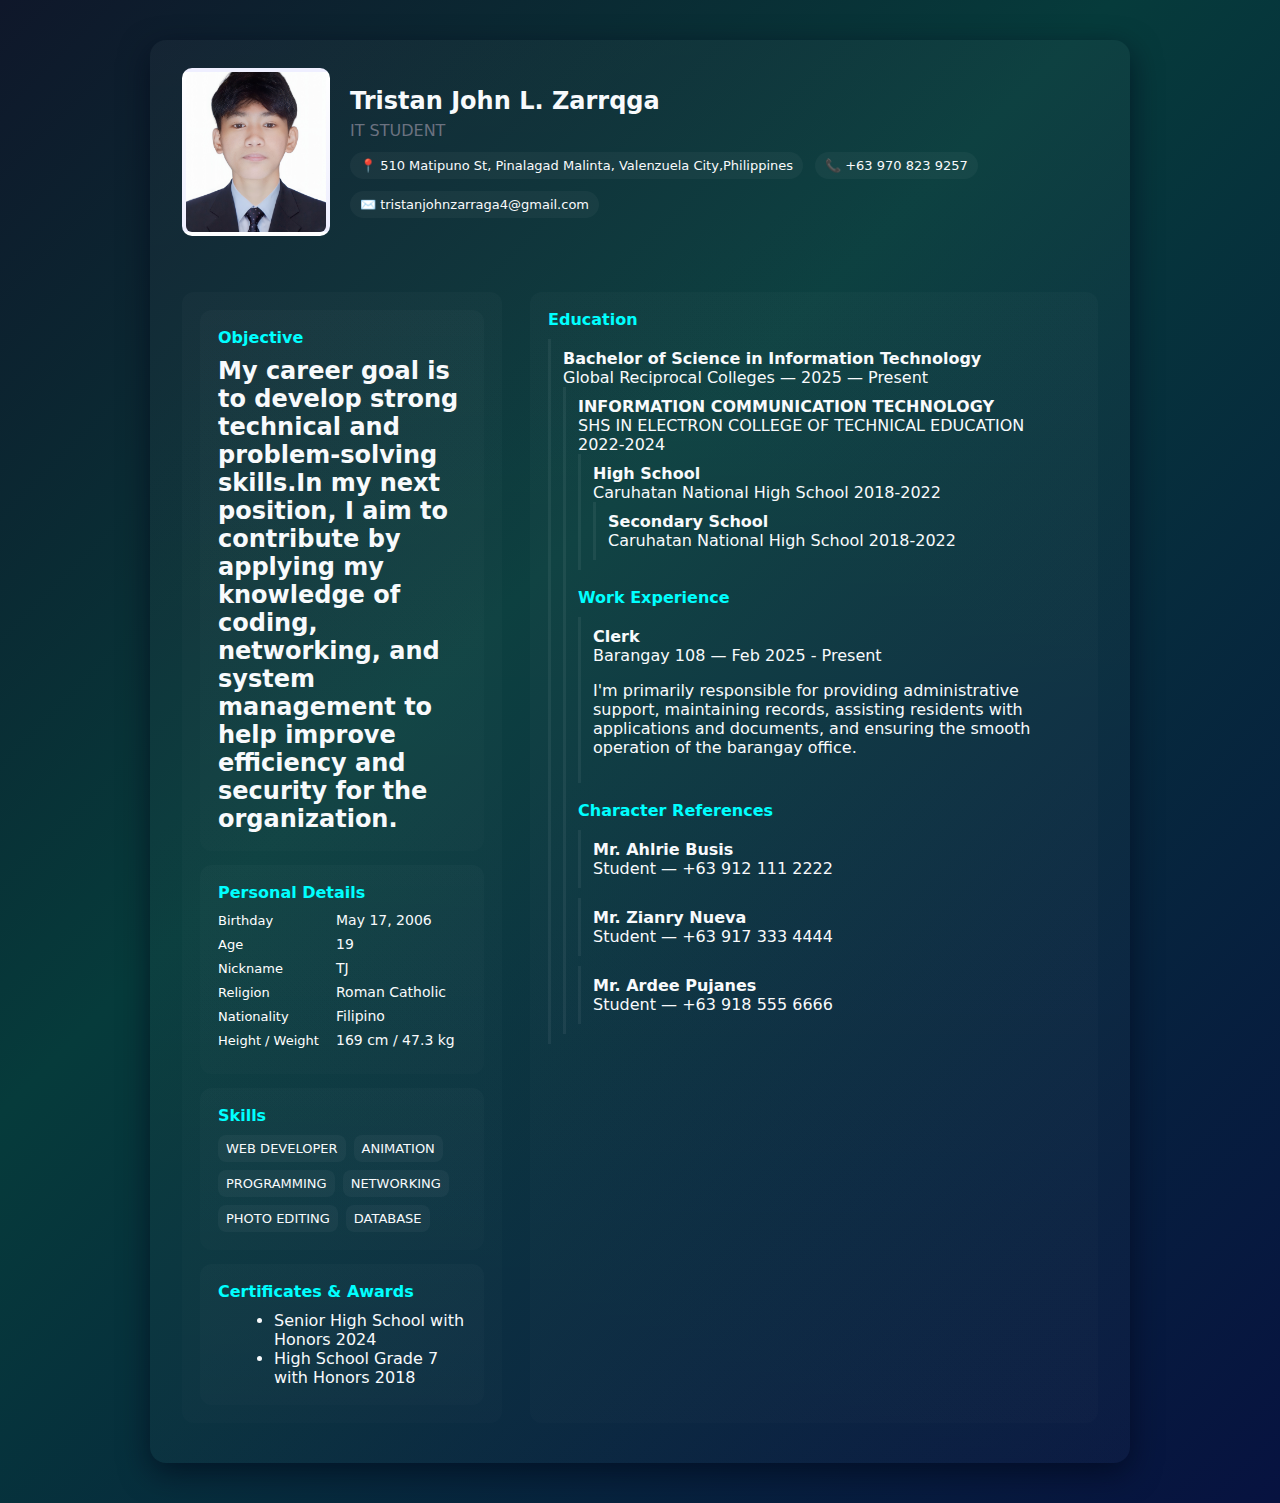
<file: index.html>
<!Doctype html>
<html lang="en">
<head>
  <meta charset="utf-8" />
  <meta name="viewport" content="width=device-width, initial-scale=1" />
  <title>Resume</title>
  <link rel="stylesheet" href="style.css">
</head>
<body>
  <div class="wrap">
    <header>
      <div class="id-photo">
        <img src="resume.jpg">
      </div>
      <div class="hero">
        <h1>Tristan John L. Zarrqga</h1>
        <div class="sub">IT STUDENT</div>
        <div class="contact">
          <div class="chip">📍 510 Matipuno St, Pinalagad Malinta, Valenzuela City,Philippines</div>
          <div class="chip">📞 +63 970 823 9257</div>
          <div class="chip">✉️ tristanjohnzarraga4@gmail.com</div>
        </div>
      </div>
    </header>

    <main>
      <aside>
        <section>
          <h2>Objective</h2>
          <h1>My career goal is to develop strong technical and problem-solving skills.In my next position, I aim to contribute by applying my knowledge of coding, networking, and system management to help improve efficiency and security for the organization.</h2>
        </section>

        <section style="margin-top:14px">
          <h2>Personal Details</h2>
          <div class="info-row"><div class="label">Birthday</div><div class="value">May 17, 2006</div></div>
          <div class="info-row"><div class="label">Age</div><div class="value">19</div></div>
          <div class="info-row"><div class="label">Nickname</div><div class="value">TJ</div></div>
          <div class="info-row"><div class="label">Religion</div><div class="value">Roman Catholic</div></div>
          <div class="info-row"><div class="label">Nationality</div><div class="value">Filipino</div></div>
          <div class="info-row"><div class="label">Height / Weight</div><div class="value">169 cm / 47.3 kg</div></div>
        </section>

        <section style="margin-top:14px">
          <h2>Skills</h2>
          <div class="skills">
            <div class="skill">WEB DEVELOPER</div>
            <div class="skill">ANIMATION</div>
            <div class="skill">PROGRAMMING</div>
            <div class="skill">NETWORKING</div>
            <div class="skill">PHOTO EDITING</div>
            <div class="skill">DATABASE</div>
          </div>
        </section>

        <section style="margin-top:14px">
          <h2>Certificates & Awards</h2>
          <ul>
            <li>Senior High School with Honors 2024</li>
            <li>High School Grade 7 with Honors 2018</li>
          </ul>
        </section>
      </aside>

      <section>
        <h2>Education</h2>
        <div class="card-list">
          <div class="job">
            <strong>Bachelor of Science in Information Technology</strong>
            <div class>Global Reciprocal Colleges — 2025 — Present
          </div>
          
          <div class="job">
            <strong>INFORMATION COMMUNICATION TECHNOLOGY</strong>
            <div>SHS IN ELECTRON COLLEGE OF TECHNICAL EDUCATION 2022-2024</div>

          <div class="job">
            <strong>High School </strong>
            <div> Caruhatan National High School 2018-2022</div>
            
          <div class="job">
            <strong>Secondary School</strong>
            <div> Caruhatan National High School 2018-2022</div> 
            
          </div>
        </div>

        <h2 style="margin-top:18px">Work Experience</h2>
        <div class="card-list">
          <div class="job">
            <strong>Clerk</strong>
            <div>Barangay 108 — Feb 2025 - Present</div>
            <p>I'm primarily responsible for providing administrative support, maintaining records, assisting residents with applications and documents, and ensuring the smooth operation of the barangay office.</p>
          </div>
        </div>

        <h2 style="margin-top:18px">Character References</h2>
        <div style="display:flex;flex-direction:column;gap:10px;margin-top:8px">
          <div class="job"><strong>Mr. Ahlrie Busis</strong><div>Student — +63 912 111 2222</div></div>
          <div class="job"><strong>Mr. Zianry Nueva</strong><div>Student — +63 917 333 4444</div></div>
          <div class="job"><strong>Mr. Ardee Pujanes</strong><div>Student — +63 918 555 6666</div></div>
        </div>


      </section>
    </main>
  </div>
</body>
</html>
</file>
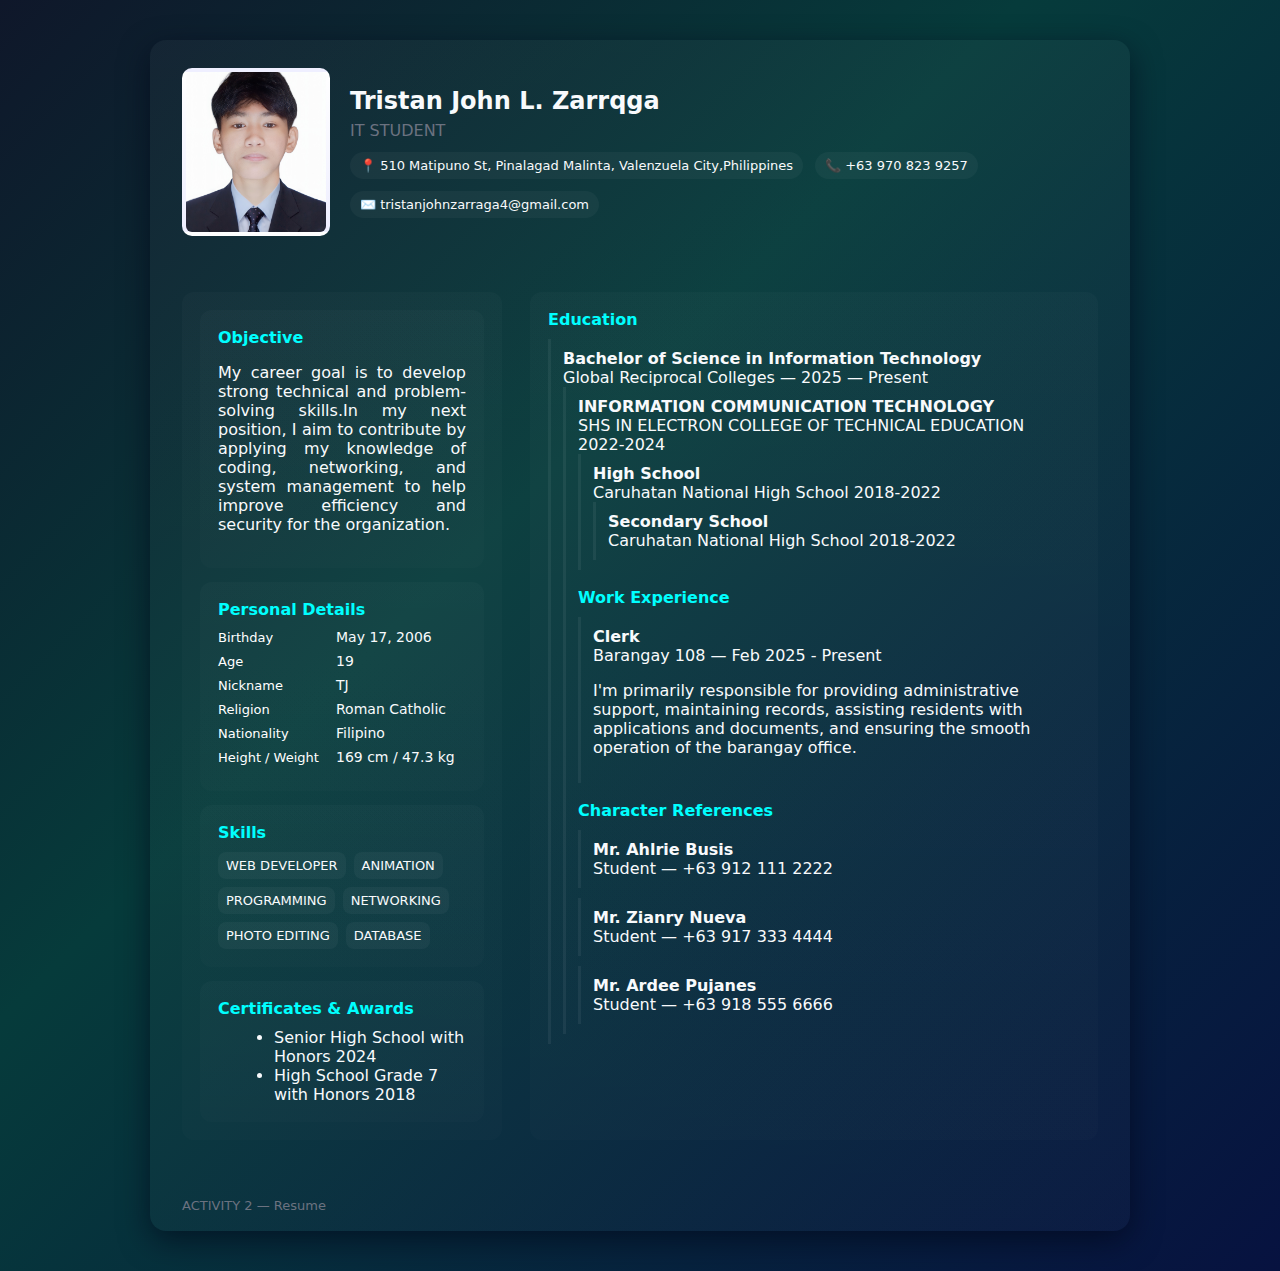
<file: index (3).html>
<!Doctype html>
<html lang="en">
<head>
  <meta charset="utf-8" />
  <meta name="viewport" content="width=device-width, initial-scale=1" />
  <title>Resume</title>
  <link rel="stylesheet" href="style.css">
</head>
<body>
  <div class="wrap">
    <header>
      <div class="id-photo">
        <img src="resume.jpg">
      </div>
      <div class="hero">
        <h1>Tristan John L. Zarrqga</h1>
        <div class="sub">IT STUDENT</div>
        <div class="contact">
          <div class="chip">📍 510 Matipuno St, Pinalagad Malinta, Valenzuela City,Philippines</div>
          <div class="chip">📞 +63 970 823 9257</div>
          <div class="chip">✉️ tristanjohnzarraga4@gmail.com</div>
        </div>
      </div>
    </header>

    <main>
      <aside>
        <section>
          <h2>Objective</h2>
          <p style="text-align: justify;">My career goal is to develop strong technical and problem-solving skills.In my next position, I aim to contribute by applying my knowledge of coding, networking, and system management to help improve efficiency and security for the organization.</p>
        </section>

        <section style="margin-top:14px">
          <h2>Personal Details</h2>
          <div class="info-row"><div class="label">Birthday</div><div class="value">May 17, 2006</div></div>
          <div class="info-row"><div class="label">Age</div><div class="value">19</div></div>
          <div class="info-row"><div class="label">Nickname</div><div class="value">TJ</div></div>
          <div class="info-row"><div class="label">Religion</div><div class="value">Roman Catholic</div></div>
          <div class="info-row"><div class="label">Nationality</div><div class="value">Filipino</div></div>
          <div class="info-row"><div class="label">Height / Weight</div><div class="value">169 cm / 47.3 kg</div></div>
        </section>

        <section style="margin-top:14px">
          <h2>Skills</h2>
          <div class="skills">
            <div class="skill">WEB DEVELOPER</div>
            <div class="skill">ANIMATION</div>
            <div class="skill">PROGRAMMING</div>
            <div class="skill">NETWORKING</div>
            <div class="skill">PHOTO EDITING</div>
            <div class="skill">DATABASE</div>
          </div>
        </section>

        <section style="margin-top:14px">
          <h2>Certificates & Awards</h2>
          <ul>
            <li>Senior High School with Honors 2024</li>
            <li>High School Grade 7 with Honors 2018</li>
          </ul>
        </section>
      </aside>

      <section>
        <h2>Education</h2>
        <div class="card-list">
          <div class="job">
            <strong>Bachelor of Science in Information Technology</strong>
            <div class>Global Reciprocal Colleges — 2025 — Present
          </div>
          
          <div class="job">
            <strong>INFORMATION COMMUNICATION TECHNOLOGY</strong>
            <div>SHS IN ELECTRON COLLEGE OF TECHNICAL EDUCATION 2022-2024</div>

          <div class="job">
            <strong>High School </strong>
            <div> Caruhatan National High School 2018-2022</div>
            
          <div class="job">
            <strong>Secondary School</strong>
            <div> Caruhatan National High School 2018-2022</div> 
            
          </div>
        </div>

        <h2 style="margin-top:18px">Work Experience</h2>
        <div class="card-list">
          <div class="job">
            <strong>Clerk</strong>
            <div>Barangay 108 — Feb 2025 - Present</div>
            <p>I'm primarily responsible for providing administrative support, maintaining records, assisting residents with applications and documents, and ensuring the smooth operation of the barangay office.</p>
          </div>
        </div>

        <h2 style="margin-top:18px">Character References</h2>
        <div style="display:flex;flex-direction:column;gap:10px;margin-top:8px">
          <div class="job"><strong>Mr. Ahlrie Busis</strong><div>Student — +63 912 111 2222</div></div>
          <div class="job"><strong>Mr. Zianry Nueva</strong><div>Student — +63 917 333 4444</div></div>
          <div class="job"><strong>Mr. Ardee Pujanes</strong><div>Student — +63 918 555 6666</div></div>
        </div>


      </section>
    </main>

    <footer>
      <div>ACTIVITY 2 — Resume</div>
      
    </footer>
  </div>
</body>
</html>
</file>
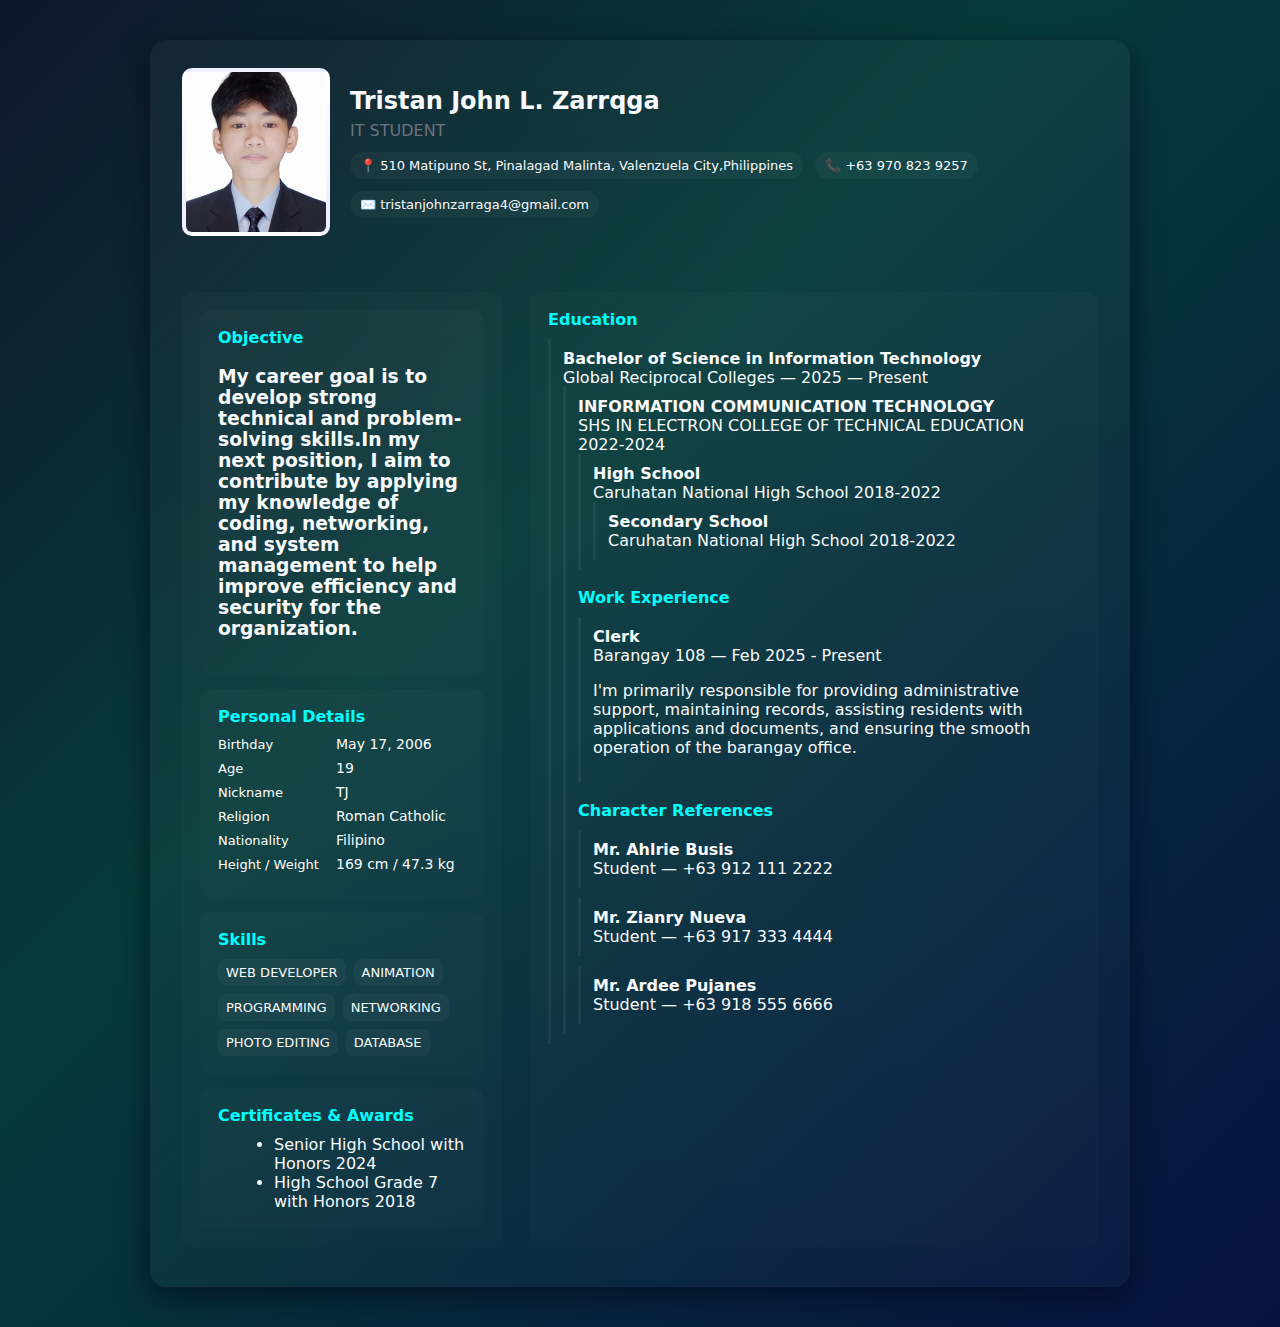
<file: index (4).html>
<!Doctype html>
<html lang="en">
<head>
  <meta charset="utf-8" />
  <meta name="viewport" content="width=device-width, initial-scale=1" />
  <title>Resume</title>
  <link rel="stylesheet" href="style.css">
</head>
<body>
  <div class="wrap">
    <header>
      <div class="id-photo">
        <img src="resume.jpg">
      </div>
      <div class="hero">
        <h1>Tristan John L. Zarrqga</h1>
        <div class="sub">IT STUDENT</div>
        <div class="contact">
          <div class="chip">📍 510 Matipuno St, Pinalagad Malinta, Valenzuela City,Philippines</div>
          <div class="chip">📞 +63 970 823 9257</div>
          <div class="chip">✉️ tristanjohnzarraga4@gmail.com</div>
        </div>
      </div>
    </header>

    <main>
      <aside>
        <section>
          <h2>Objective</h2>
          <h3>My career goal is to develop strong technical and problem-solving skills.In my next position, I aim to contribute by applying my knowledge of coding, networking, and system management to help improve efficiency and security for the organization.</h3>
        </section>

        <section style="margin-top:14px">
          <h2>Personal Details</h2>
          <div class="info-row"><div class="label">Birthday</div><div class="value">May 17, 2006</div></div>
          <div class="info-row"><div class="label">Age</div><div class="value">19</div></div>
          <div class="info-row"><div class="label">Nickname</div><div class="value">TJ</div></div>
          <div class="info-row"><div class="label">Religion</div><div class="value">Roman Catholic</div></div>
          <div class="info-row"><div class="label">Nationality</div><div class="value">Filipino</div></div>
          <div class="info-row"><div class="label">Height / Weight</div><div class="value">169 cm / 47.3 kg</div></div>
        </section>

        <section style="margin-top:14px">
          <h2>Skills</h2>
          <div class="skills">
            <div class="skill">WEB DEVELOPER</div>
            <div class="skill">ANIMATION</div>
            <div class="skill">PROGRAMMING</div>
            <div class="skill">NETWORKING</div>
            <div class="skill">PHOTO EDITING</div>
            <div class="skill">DATABASE</div>
          </div>
        </section>

        <section style="margin-top:14px">
          <h2>Certificates & Awards</h2>
          <ul>
            <li>Senior High School with Honors 2024</li>
            <li>High School Grade 7 with Honors 2018</li>
          </ul>
        </section>
      </aside>

      <section>
        <h2>Education</h2>
        <div class="card-list">
          <div class="job">
            <strong>Bachelor of Science in Information Technology</strong>
            <div class>Global Reciprocal Colleges — 2025 — Present
          </div>
          
          <div class="job">
            <strong>INFORMATION COMMUNICATION TECHNOLOGY</strong>
            <div>SHS IN ELECTRON COLLEGE OF TECHNICAL EDUCATION 2022-2024</div>

          <div class="job">
            <strong>High School </strong>
            <div> Caruhatan National High School 2018-2022</div>
            
          <div class="job">
            <strong>Secondary School</strong>
            <div> Caruhatan National High School 2018-2022</div> 
            
          </div>
        </div>

        <h2 style="margin-top:18px">Work Experience</h2>
        <div class="card-list">
          <div class="job">
            <strong>Clerk</strong>
            <div>Barangay 108 — Feb 2025 - Present</div>
            <p>I'm primarily responsible for providing administrative support, maintaining records, assisting residents with applications and documents, and ensuring the smooth operation of the barangay office.</p>
          </div>
        </div>

        <h2 style="margin-top:18px">Character References</h2>
        <div style="display:flex;flex-direction:column;gap:10px;margin-top:8px">
          <div class="job"><strong>Mr. Ahlrie Busis</strong><div>Student — +63 912 111 2222</div></div>
          <div class="job"><strong>Mr. Zianry Nueva</strong><div>Student — +63 917 333 4444</div></div>
          <div class="job"><strong>Mr. Ardee Pujanes</strong><div>Student — +63 918 555 6666</div></div>
        </div>


      </section>
    </main>
  </div>
</body>
</html>
</file>
<file: style.css>
:root {
  --bg1: #0f172a;     
  --bg2: #0ea5a4;     
  --card: #f8fafc;    
  --muted: #6b7280;
  --accent: #0ea5a4;
  --maxw: 980px;
}

 {
  box-sizing: border-box;
}

body {
  margin: 0;
  font-family: system-ui, -apple-system, Segoe UI, Roboto, "Helvetica Neue", Arial;
  background: linear-gradient(135deg, var(--bg1), #063b3b 40%, #071240 100%);
  color: var(--card);
  display: flex;
  align-items: center;
  justify-content: center;
  min-height: 100vh;
  padding: 40px;
}

.wrap {
  width: 100%;
  max-width: var(--maxw);
  background: linear-gradient(180deg, rgba(255,255,255,0.03), rgba(255,255,255,0.02));
  border-radius: 16px;
  box-shadow: 0 10px 30px rgba(2,6,23,0.6);
  overflow: hidden;
}

header {
  display: flex;
  gap: 20px;
  padding: 28px 32px;
  align-items: center;
}

.id-photo {
  width: 140px;
  height: 160px;
  border-radius: 10px;
  background: linear-gradient(180deg, #fff, #eef);
  flex: 0 0 140px;
  display: flex;
  align-items: center;
  justify-content: center;
  overflow: hidden;
  border: 4px solid rgba(255,255,255,0.06);
}

.id-photo img {
  width: 100%;
  height: 100%;
  object-fit: cover;
}

.hero {
  flex: 1;
}

h1 {
  margin: 0;
  font-size: 24px;
  color: var(--card);
}

.sub {
  color: var(--muted);
  margin-top: 6px;
}

.contact {
  display: flex;
  gap: 12px;
  flex-wrap: wrap;
  margin-top: 12px;
}

.chip {
  background: rgba(255,255,255,0.04);
  padding: 6px 10px;
  border-radius: 999px;
  font-size: 13px;
}

main {
  display: grid;
  grid-template-columns: 320px 1fr;
  gap: 28px;
  padding: 28px 32px 40px;
}

aside {
  padding: 18px;
  background: linear-gradient(180deg, rgba(255,255,255,0.02), rgba(255,255,255,0.01));
  border-radius: 12px;
}

section {
  padding: 18px;
  background: linear-gradient(180deg, rgba(255,255,255,0.02), rgba(255,255,255,0.01));
  border-radius: 12px;
}

h2 {
  margin: 0 0 10px 0;
  font-size: 16px;
  color: aqua;
}

.muted {
  color: var(--muted);
  font-size: 13px;
}

.info-row {
  display: flex;
  gap: 8px;
  align-items: center;
  margin: 8px 0;
}

.label {
  width: 110px;
  color: white;
  font-size: 13px;
}

.value {
  flex: 1;
  font-size: 14px;
}

ul {
  margin: 8px 0 0 16px;
}

.skills {
  display: flex;
  gap: 8px;
  flex-wrap: wrap;
}

.skill {
  background: rgba(255,255,255,0.04);
  padding: 6px 8px;
  border-radius: 8px;
  font-size: 13px;
}

.card-list {
  display: flex;
  flex-direction: column;
  gap: 12px;
}

.job {
  border-left: 3px solid rgba(255,255,255,0.06);
  padding: 10px 12px;
}

footer {
  padding: 18px 32px;
  font-size: 13px;
  color: var(--muted);
  display: flex;
  justify-content: space-between;
  align-items: center;
}

@media (max-width: 880px) {
  main {
    grid-template-columns: 1fr;
    padding: 20px;
  }
  
  .id-photo {
    width: 110px;
    height: 140px;
  }
  
  header {
    flex-direction: column;
    align-items: flex-start;
  }
}
</file>
